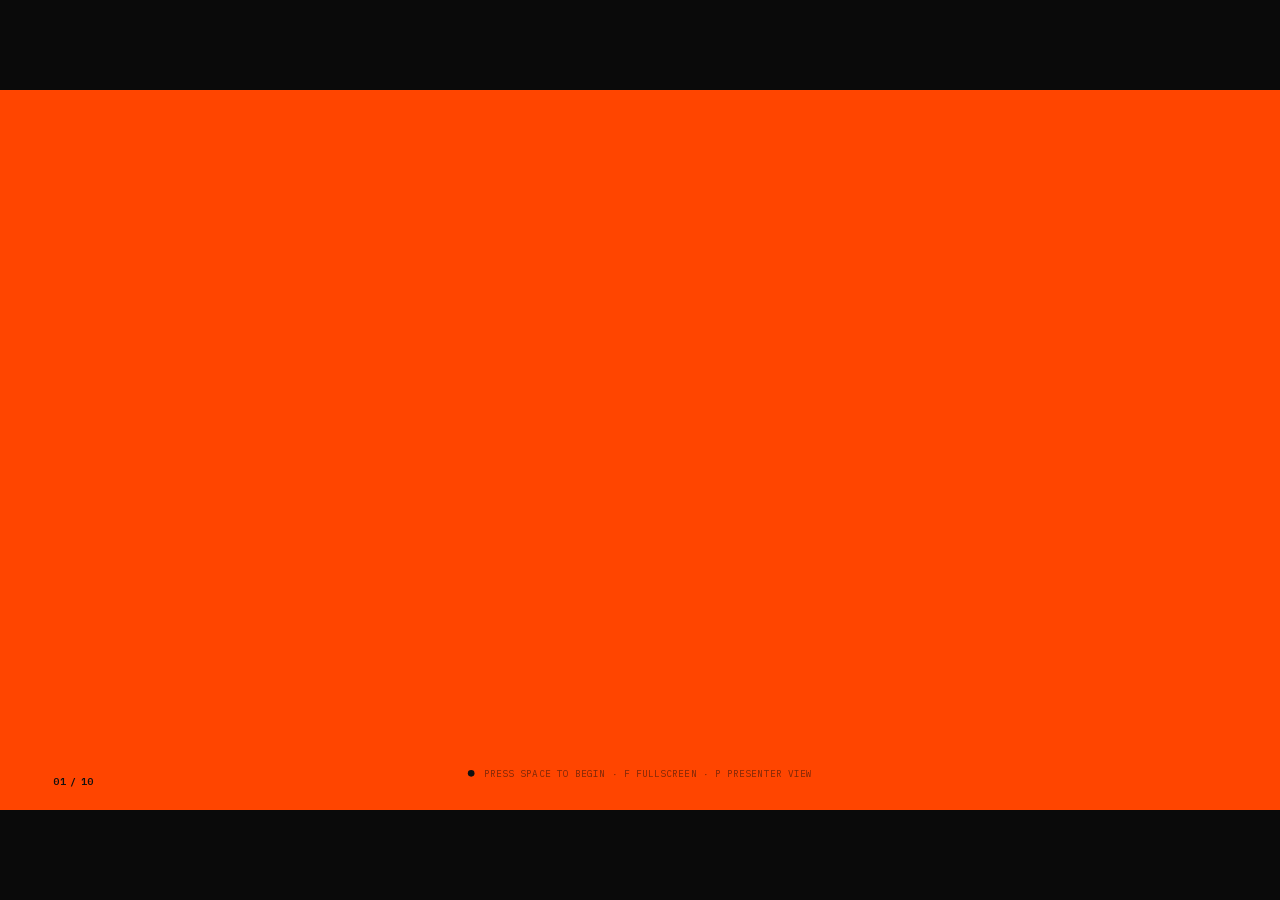
<file: paradox-of-choice/index.html>
<!doctype html>
<html lang="he" dir="rtl">
<head>
  <meta charset="utf-8" />
  <meta name="viewport" content="width=device-width, initial-scale=1" />
  <title>פרדוקס הבחירה - The Paradox of Choice</title>
  <link rel="stylesheet" href="fonts/fonts.css" />
  <link rel="stylesheet" href="src/styles.css" />
</head>
<body>
  <div id="root"></div>

  <!-- libraries (vendored locally - no internet needed) -->
  <script src="vendor/react.production.min.js"></script>
  <script src="vendor/react-dom.production.min.js"></script>
  <script src="vendor/htm.umd.js"></script>
  <script src="vendor/gsap.min.js"></script>
  <script src="vendor/CustomEase.min.js"></script>

  <!-- design system + engine -->
  <script src="src/lib.js"></script>
  <script src="src/transitions.js"></script>

  <!-- slides (order = presentation order) -->
  <script src="src/slides/s01.js"></script>
  <script src="src/slides/s02.js"></script>
  <script src="src/slides/s03.js"></script>
  <script src="src/slides/s04.js"></script>
  <script src="src/slides/s05.js"></script>
  <script src="src/slides/s06.js"></script>
  <script src="src/slides/s07.js"></script>
  <script src="src/slides/s08.js"></script>
  <script src="src/slides/s09.js"></script>
  <script src="src/slides/s10.js"></script>

  <script src="src/notes.js"></script>
  <script src="src/app.js"></script>
</body>
</html>
</file>
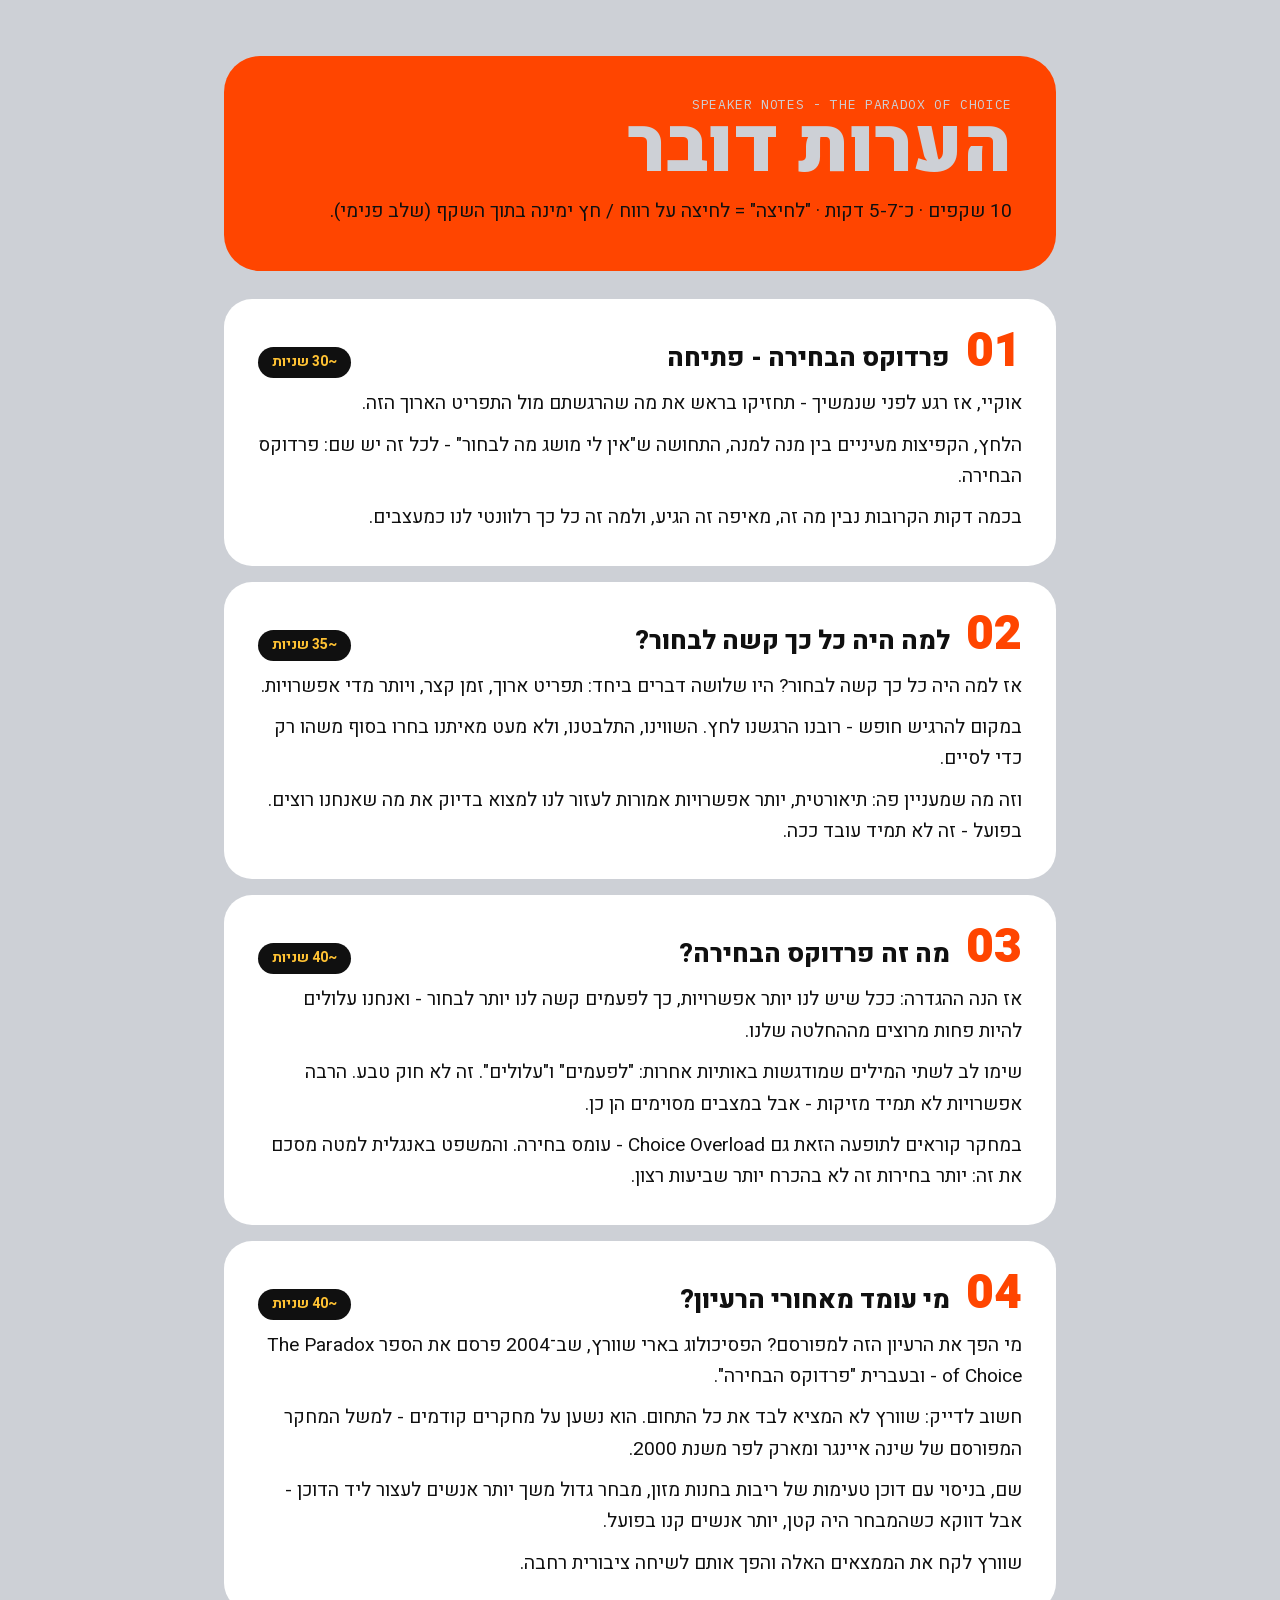
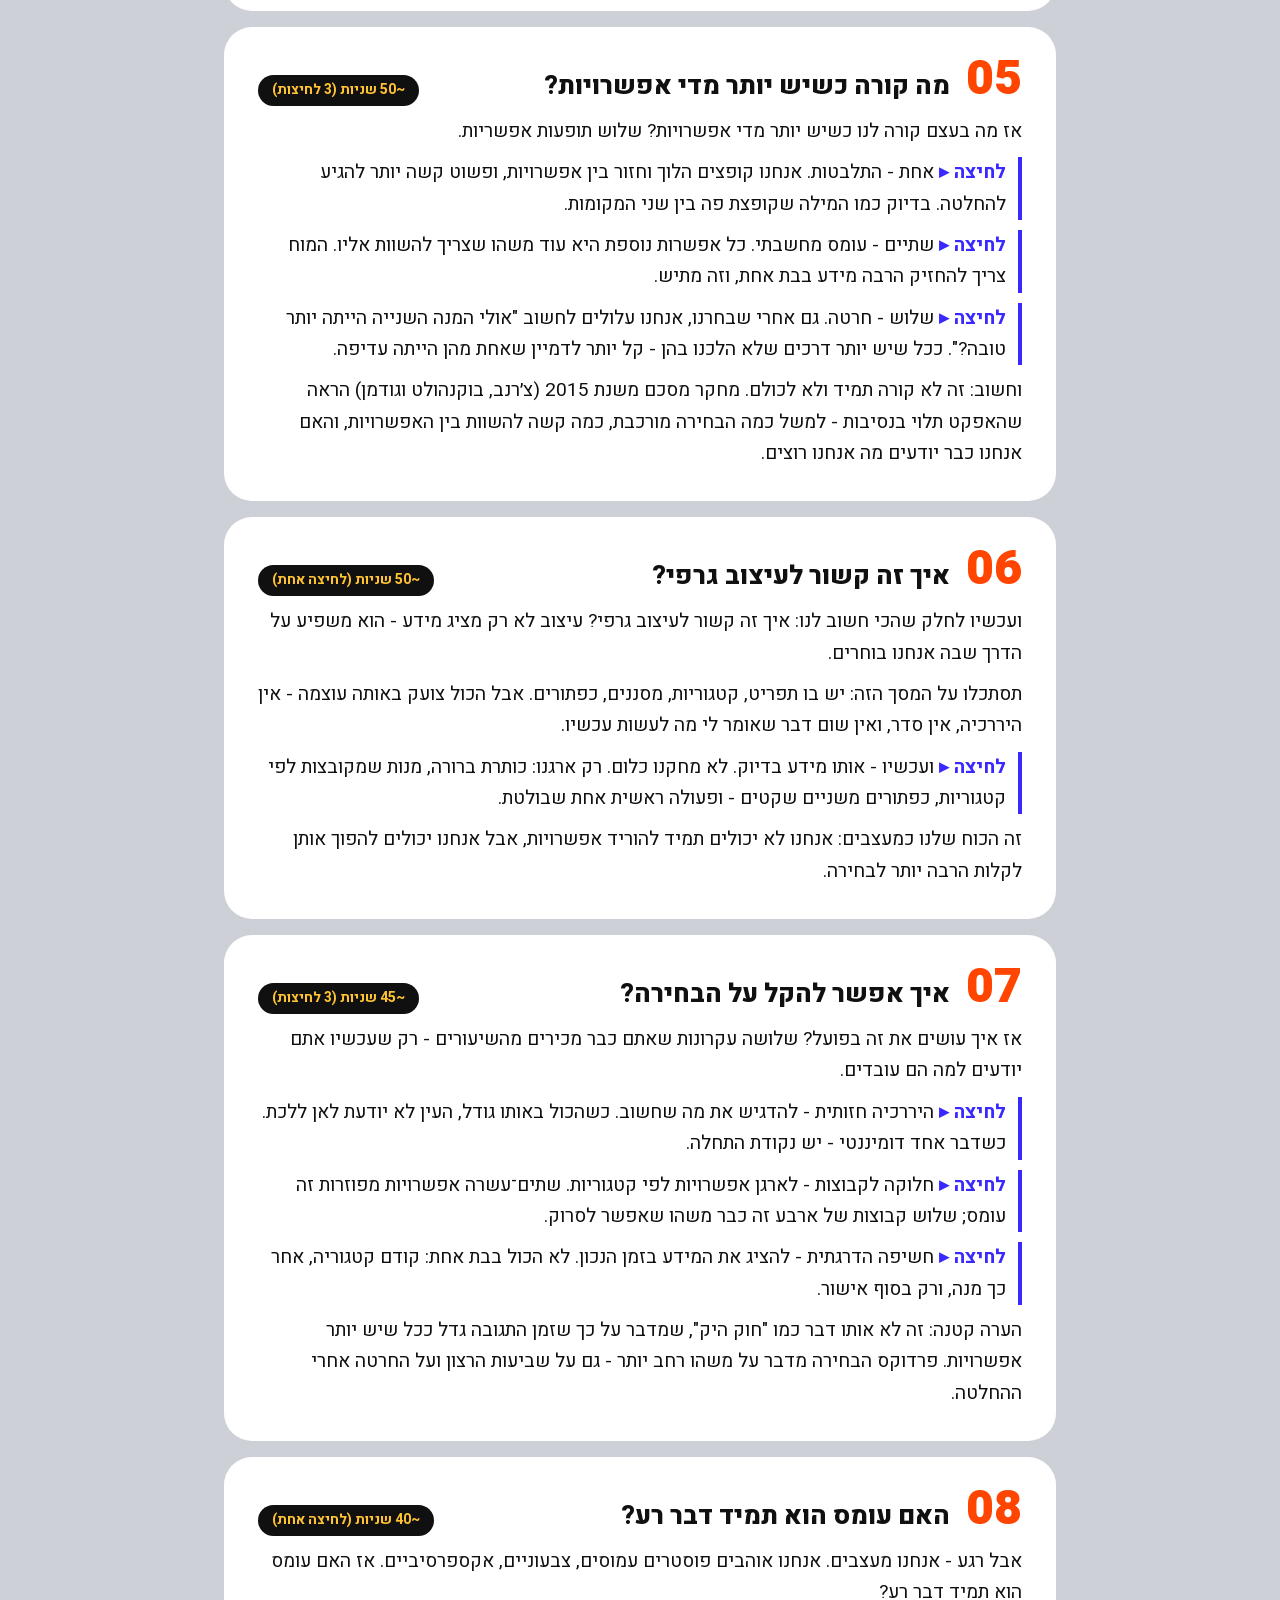
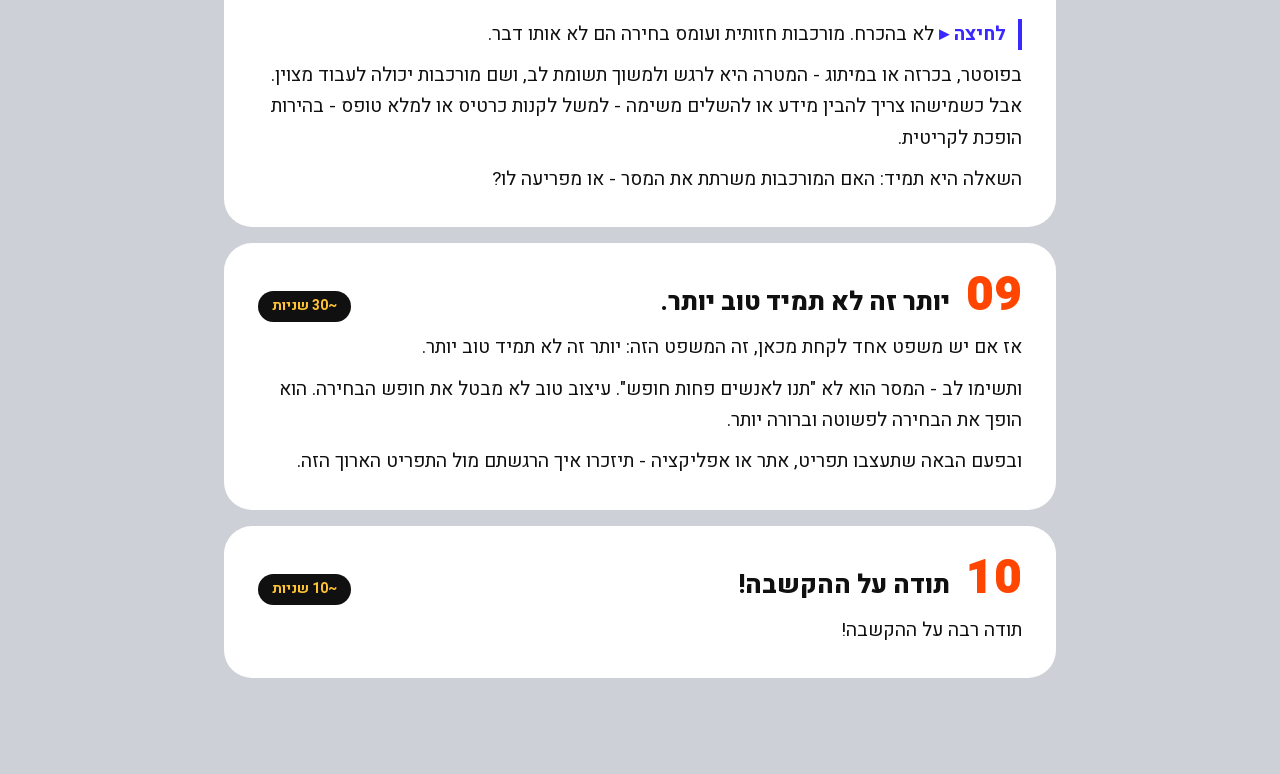
<file: paradox-of-choice/notes.html>
<!doctype html>
<html lang="he" dir="rtl">
<head>
  <meta charset="utf-8" />
  <meta name="viewport" content="width=device-width, initial-scale=1" />
  <title>הערות דובר - פרדוקס הבחירה</title>
  <link rel="stylesheet" href="fonts/fonts.css" />
  <style>
    :root { --orange:#FF4500; --yellow:#FFC233; --pink:#EF3054; --blue:#3928FF; --grey:#CDD0D6; --black:#101010; }
    * { box-sizing: border-box; }
    body { margin: 0; background: var(--grey); color: var(--black); font-family: 'Heebo', sans-serif; -webkit-font-smoothing: antialiased; }
    .wrap { max-width: 880px; margin: 0 auto; padding: 56px 24px 80px; }
    header { background: var(--orange); color: var(--grey); border-radius: 36px; padding: 40px 44px 46px; margin-bottom: 28px; }
    header h1 { margin: 0; font-weight: 900; font-size: 76px; line-height: .9; }
    header p { margin: 16px 0 0; font-size: 19px; color: var(--black); }
    .mono { font-family: 'IBM Plex Mono', monospace; font-size: 13px; letter-spacing: .05em; }
    section { background: #fff; border-radius: 28px; padding: 28px 34px 22px; margin-bottom: 16px; break-inside: avoid; }
    .top { display: flex; align-items: baseline; gap: 16px; margin-bottom: 10px; }
    .num { font-weight: 900; font-size: 48px; line-height: 1; color: var(--orange); direction: ltr; }
    h2 { margin: 0; font-size: 26px; font-weight: 800; flex: 1; }
    .time { background: var(--black); color: var(--yellow); border-radius: 999px; padding: 4px 14px 6px; font-size: 14px; font-weight: 700; white-space: nowrap; }
    p.n { font-size: 19px; line-height: 1.65; margin: 0 0 10px; }
    p.cue { border-right: 4px solid var(--blue); padding-right: 12px; }
    p.cue b { color: var(--blue); }
    @media print { body { background: #fff; } section { border: 1px solid #ccc; } header { -webkit-print-color-adjust: exact; print-color-adjust: exact; } }
  </style>
</head>
<body>
  <div class="wrap">
    <header>
      <div class="mono">SPEAKER NOTES - THE PARADOX OF CHOICE</div>
      <h1>הערות דובר</h1>
      <p>10 שקפים · כ־5-7 דקות · "לחיצה" = לחיצה על רווח / חץ ימינה בתוך השקף (שלב פנימי).</p>
    </header>
    <div id="list"></div>
  </div>

  <script src="vendor/react.production.min.js"></script>
  <script src="vendor/react-dom.production.min.js"></script>
  <script src="vendor/htm.umd.js"></script>
  <script src="vendor/gsap.min.js"></script>
  <script src="vendor/CustomEase.min.js"></script>
  <script src="src/lib.js"></script>
  <script src="src/transitions.js"></script>
  <script src="src/slides/s01.js"></script>
  <script src="src/slides/s02.js"></script>
  <script src="src/slides/s03.js"></script>
  <script src="src/slides/s04.js"></script>
  <script src="src/slides/s05.js"></script>
  <script src="src/slides/s06.js"></script>
  <script src="src/slides/s07.js"></script>
  <script src="src/slides/s08.js"></script>
  <script src="src/slides/s09.js"></script>
  <script src="src/slides/s10.js"></script>
  <script src="src/notes.js"></script>
  <script>
    const esc = (t) => t.replace(/[&<>]/g, (c) => ({ '&': '&amp;', '<': '&lt;', '>': '&gt;' }[c]));
    document.getElementById('list').innerHTML = P.notes.map((n, i) => `
      <section>
        <div class="top"><div class="num">${String(i + 1).padStart(2, '0')}</div><h2>${esc(P.slides[i].title)}</h2><span class="time">${esc(n.time)}</span></div>
        ${n.text.map((p) => p.startsWith('[לחיצה]')
          ? `<p class="n cue"><b>לחיצה ▸</b>${esc(p.replace('[לחיצה]', ''))}</p>`
          : `<p class="n">${esc(p)}</p>`).join('')}
      </section>`).join('');
  </script>
</body>
</html>
</file>
<file: paradox-of-choice/fonts/fonts.css>
/* hebrew */
@font-face {
  font-family: 'Frank Ruhl Libre';
  font-style: normal;
  font-weight: 300 900;
  font-display: block;
  src: url(FrankRuhlLibre-300_900-hebrew.woff2) format('woff2');
  unicode-range: U+0307-0308, U+0590-05FF, U+200C-2010, U+20AA, U+25CC, U+FB1D-FB4F;
}
/* latin-ext */
@font-face {
  font-family: 'Frank Ruhl Libre';
  font-style: normal;
  font-weight: 300 900;
  font-display: block;
  src: url(FrankRuhlLibre-300_900-latin-ext.woff2) format('woff2');
  unicode-range: U+0100-02BA, U+02BD-02C5, U+02C7-02CC, U+02CE-02D7, U+02DD-02FF, U+0304, U+0308, U+0329, U+1D00-1DBF, U+1E00-1E9F, U+1EF2-1EFF, U+2020, U+20A0-20AB, U+20AD-20C4, U+2113, U+2C60-2C7F, U+A720-A7FF;
}
/* latin */
@font-face {
  font-family: 'Frank Ruhl Libre';
  font-style: normal;
  font-weight: 300 900;
  font-display: block;
  src: url(FrankRuhlLibre-300_900-latin.woff2) format('woff2');
  unicode-range: U+0000-00FF, U+0131, U+0152-0153, U+02BB-02BC, U+02C6, U+02DA, U+02DC, U+0304, U+0308, U+0329, U+2000-206F, U+20AC, U+2122, U+2191, U+2193, U+2212, U+2215, U+FEFF, U+FFFD;
}
/* hebrew */
@font-face {
  font-family: 'Heebo';
  font-style: normal;
  font-weight: 100 900;
  font-display: block;
  src: url(Heebo-100_900-hebrew.woff2) format('woff2');
  unicode-range: U+0307-0308, U+0590-05FF, U+200C-2010, U+20AA, U+25CC, U+FB1D-FB4F;
}
/* math */
@font-face {
  font-family: 'Heebo';
  font-style: normal;
  font-weight: 100 900;
  font-display: block;
  src: url(Heebo-100_900-math.woff2) format('woff2');
  unicode-range: U+0302-0303, U+0305, U+0307-0308, U+0310, U+0312, U+0315, U+031A, U+0326-0327, U+032C, U+032F-0330, U+0332-0333, U+0338, U+033A, U+0346, U+034D, U+0391-03A1, U+03A3-03A9, U+03B1-03C9, U+03D1, U+03D5-03D6, U+03F0-03F1, U+03F4-03F5, U+2016-2017, U+2034-2038, U+203C, U+2040, U+2043, U+2047, U+2050, U+2057, U+205F, U+2070-2071, U+2074-209F, U+20D0-20DC, U+20E1, U+20E5-20EF, U+2100-2112, U+2114-2115, U+2117-2121, U+2123-214F, U+2190, U+2192, U+2194-21AE, U+21B0-21E5, U+21F1-21F2, U+21F4-2211, U+2213-2214, U+2216-22FF, U+2308-230B, U+2310, U+2319, U+231C-2321, U+2336-237A, U+237C, U+2395, U+239B-23B7, U+23D0, U+23DC-23E1, U+2474-2475, U+25AF, U+25B3, U+25B7, U+25BD, U+25C1, U+25CA, U+25CC, U+25FB, U+266D-266F, U+27C0-27FF, U+2900-2AFF, U+2B0E-2B11, U+2B30-2B4C, U+2BFE, U+3030, U+FF5B, U+FF5D, U+1D400-1D7FF, U+1EE00-1EEFF;
}
/* symbols */
@font-face {
  font-family: 'Heebo';
  font-style: normal;
  font-weight: 100 900;
  font-display: block;
  src: url(Heebo-100_900-symbols.woff2) format('woff2');
  unicode-range: U+0001-000C, U+000E-001F, U+007F-009F, U+20DD-20E0, U+20E2-20E4, U+2150-218F, U+2190, U+2192, U+2194-2199, U+21AF, U+21E6-21F0, U+21F3, U+2218-2219, U+2299, U+22C4-22C6, U+2300-243F, U+2440-244A, U+2460-24FF, U+25A0-27BF, U+2800-28FF, U+2921-2922, U+2981, U+29BF, U+29EB, U+2B00-2BFF, U+4DC0-4DFF, U+FFF9-FFFB, U+10140-1018E, U+10190-1019C, U+101A0, U+101D0-101FD, U+102E0-102FB, U+10E60-10E7E, U+1D2C0-1D2D3, U+1D2E0-1D37F, U+1F000-1F0FF, U+1F100-1F1AE, U+1F1E6-1F1FF, U+1F30D-1F30F, U+1F315, U+1F31C, U+1F31E, U+1F320-1F32C, U+1F336, U+1F378, U+1F37D, U+1F382, U+1F393-1F39F, U+1F3A7-1F3A8, U+1F3AC-1F3AF, U+1F3C2, U+1F3C4-1F3C6, U+1F3CA-1F3CE, U+1F3D4-1F3E0, U+1F3ED, U+1F3F1-1F3F3, U+1F3F5-1F3F7, U+1F408, U+1F415, U+1F41F, U+1F426, U+1F43F, U+1F441-1F442, U+1F444, U+1F446-1F449, U+1F44C-1F44E, U+1F453, U+1F46A, U+1F47D, U+1F4A3, U+1F4B0, U+1F4B3, U+1F4B9, U+1F4BB, U+1F4BF, U+1F4C8-1F4CB, U+1F4D6, U+1F4DA, U+1F4DF, U+1F4E3-1F4E6, U+1F4EA-1F4ED, U+1F4F7, U+1F4F9-1F4FB, U+1F4FD-1F4FE, U+1F503, U+1F507-1F50B, U+1F50D, U+1F512-1F513, U+1F53E-1F54A, U+1F54F-1F5FA, U+1F610, U+1F650-1F67F, U+1F687, U+1F68D, U+1F691, U+1F694, U+1F698, U+1F6AD, U+1F6B2, U+1F6B9-1F6BA, U+1F6BC, U+1F6C6-1F6CF, U+1F6D3-1F6D7, U+1F6E0-1F6EA, U+1F6F0-1F6F3, U+1F6F7-1F6FC, U+1F700-1F80B, U+1F810-1F847, U+1F850-1F859, U+1F860-1F887, U+1F890-1F8AD, U+1F8B0-1F8BB, U+1F8C0-1F8C1, U+1F8D0-1F8D8, U+1F900-1F90B, U+1F93B, U+1F946, U+1F984, U+1F996, U+1F9E9, U+1FA00-1FA6F, U+1FA70-1FA7C, U+1FA80-1FAC6, U+1FAC8, U+1FACC-1FADD, U+1FADF-1FAEB, U+1FAEF-1FAFA, U+1FB00-1FBFF;
}
/* latin-ext */
@font-face {
  font-family: 'Heebo';
  font-style: normal;
  font-weight: 100 900;
  font-display: block;
  src: url(Heebo-100_900-latin-ext.woff2) format('woff2');
  unicode-range: U+0100-02BA, U+02BD-02C5, U+02C7-02CC, U+02CE-02D7, U+02DD-02FF, U+0304, U+0308, U+0329, U+1D00-1DBF, U+1E00-1E9F, U+1EF2-1EFF, U+2020, U+20A0-20AB, U+20AD-20C4, U+2113, U+2C60-2C7F, U+A720-A7FF;
}
/* latin */
@font-face {
  font-family: 'Heebo';
  font-style: normal;
  font-weight: 100 900;
  font-display: block;
  src: url(Heebo-100_900-latin.woff2) format('woff2');
  unicode-range: U+0000-00FF, U+0131, U+0152-0153, U+02BB-02BC, U+02C6, U+02DA, U+02DC, U+0304, U+0308, U+0329, U+2000-206F, U+20AC, U+2122, U+2191, U+2193, U+2212, U+2215, U+FEFF, U+FFFD;
}
/* latin-ext */
@font-face {
  font-family: 'IBM Plex Mono';
  font-style: normal;
  font-weight: 400;
  font-display: block;
  src: url(IBMPlexMono-400-latin-ext.woff2) format('woff2');
  unicode-range: U+0100-02BA, U+02BD-02C5, U+02C7-02CC, U+02CE-02D7, U+02DD-02FF, U+0304, U+0308, U+0329, U+1D00-1DBF, U+1E00-1E9F, U+1EF2-1EFF, U+2020, U+20A0-20AB, U+20AD-20C4, U+2113, U+2C60-2C7F, U+A720-A7FF;
}
/* latin */
@font-face {
  font-family: 'IBM Plex Mono';
  font-style: normal;
  font-weight: 400;
  font-display: block;
  src: url(IBMPlexMono-400-latin.woff2) format('woff2');
  unicode-range: U+0000-00FF, U+0131, U+0152-0153, U+02BB-02BC, U+02C6, U+02DA, U+02DC, U+0304, U+0308, U+0329, U+2000-206F, U+20AC, U+2122, U+2191, U+2193, U+2212, U+2215, U+FEFF, U+FFFD;
}
/* latin-ext */
@font-face {
  font-family: 'IBM Plex Mono';
  font-style: normal;
  font-weight: 500;
  font-display: block;
  src: url(IBMPlexMono-500-latin-ext.woff2) format('woff2');
  unicode-range: U+0100-02BA, U+02BD-02C5, U+02C7-02CC, U+02CE-02D7, U+02DD-02FF, U+0304, U+0308, U+0329, U+1D00-1DBF, U+1E00-1E9F, U+1EF2-1EFF, U+2020, U+20A0-20AB, U+20AD-20C4, U+2113, U+2C60-2C7F, U+A720-A7FF;
}
/* latin */
@font-face {
  font-family: 'IBM Plex Mono';
  font-style: normal;
  font-weight: 500;
  font-display: block;
  src: url(IBMPlexMono-500-latin.woff2) format('woff2');
  unicode-range: U+0000-00FF, U+0131, U+0152-0153, U+02BB-02BC, U+02C6, U+02DA, U+02DC, U+0304, U+0308, U+0329, U+2000-206F, U+20AC, U+2122, U+2191, U+2193, U+2212, U+2215, U+FEFF, U+FFFD;
}
/* latin-ext */
@font-face {
  font-family: 'IBM Plex Mono';
  font-style: normal;
  font-weight: 600;
  font-display: block;
  src: url(IBMPlexMono-600-latin-ext.woff2) format('woff2');
  unicode-range: U+0100-02BA, U+02BD-02C5, U+02C7-02CC, U+02CE-02D7, U+02DD-02FF, U+0304, U+0308, U+0329, U+1D00-1DBF, U+1E00-1E9F, U+1EF2-1EFF, U+2020, U+20A0-20AB, U+20AD-20C4, U+2113, U+2C60-2C7F, U+A720-A7FF;
}
/* latin */
@font-face {
  font-family: 'IBM Plex Mono';
  font-style: normal;
  font-weight: 600;
  font-display: block;
  src: url(IBMPlexMono-600-latin.woff2) format('woff2');
  unicode-range: U+0000-00FF, U+0131, U+0152-0153, U+02BB-02BC, U+02C6, U+02DA, U+02DC, U+0304, U+0308, U+0329, U+2000-206F, U+20AC, U+2122, U+2191, U+2193, U+2212, U+2215, U+FEFF, U+FFFD;
}
</file>
<file: paradox-of-choice/src/styles.css>
/* ==========================================================================
   Paradox of Choice — design system
   1920×1080 fixed canvas, scaled to fit. All layout in canvas pixels.
   ========================================================================== */
:root {
  --orange: #FF4500;
  --yellow: #FFC233;
  --pink: #EF3054;
  --blue: #3928FF;
  --grey: #CDD0D6;
  --black: #101010;
  --white: #FFFFFF;
  --f-display: 'Heebo', 'Arial Hebrew', 'Rubik', system-ui, sans-serif;
  --f-serif: 'Frank Ruhl Libre', 'Times New Roman', serif;
  --f-mono: 'IBM Plex Mono', 'Heebo', ui-monospace, Menlo, monospace;
}

* { box-sizing: border-box; }
html, body, #root { margin: 0; width: 100%; height: 100%; background: #0a0a0a; overflow: hidden; }
body { -webkit-font-smoothing: antialiased; text-rendering: optimizeLegibility; }
body.hide-cursor, body.hide-cursor * { cursor: none !important; }

.viewport { position: fixed; inset: 0; background: #0a0a0a; overflow: hidden; }
.stage {
  position: absolute; left: 50%; top: 50%;
  width: 1920px; height: 1080px;
  transform-origin: 50% 50%;
  overflow: hidden;
  font-family: var(--f-display);
  direction: rtl;
  color: var(--black);
  background: var(--orange);
}

.slide { position: absolute; inset: 0; overflow: hidden; }
.abs { position: absolute; }
.ltr { direction: ltr; unicode-bidi: isolate; }
.rtl { direction: rtl; }

/* ---------- typography primitives ---------- */
.word { display: inline-block; white-space: nowrap; }
.ch { display: inline-block; will-change: transform; }
.mask { display: block; overflow: hidden; padding: 0.12em 0 0.16em; margin: -0.12em 0 -0.16em; }
.mask.inline { display: inline-block; vertical-align: top; }
.mask > .mi { display: block; will-change: transform; }
.mask.inline > .mi { display: inline-block; }

.pill {
  display: inline-flex; align-items: center; justify-content: center;
  border-radius: 999px; white-space: nowrap; line-height: 1;
}
.pill-serif {
  font-family: var(--f-serif); font-weight: 500; font-size: 44px;
  padding: 14px 34px 20px; background: var(--yellow); color: var(--orange);
}
.micro {
  font-family: var(--f-mono); font-size: 15px; font-weight: 500;
  letter-spacing: 0.04em; text-transform: uppercase; line-height: 1.35;
}
.micro[dir="rtl"], .micro.he { letter-spacing: 0; font-family: var(--f-display); font-weight: 600; font-size: 17px; }

.shape { position: absolute; display: block; overflow: visible; }
.outline-text { color: transparent; -webkit-text-stroke: 3px var(--black); }

/* ---------- chrome: footer + counter ---------- */
.chrome {
  position: absolute; left: 80px; right: 80px; bottom: 30px; height: 24px;
  display: flex; align-items: center; justify-content: space-between;
  pointer-events: none; z-index: 40;
}
.chrome .c-title { font-weight: 700; font-size: 17px; }
.chrome .c-mid { font-family: var(--f-mono); font-size: 13px; letter-spacing: 0.06em; }
.chrome .c-count { font-family: var(--f-mono); font-size: 15px; font-weight: 600; letter-spacing: 0.04em; direction: ltr; display: inline-flex; gap: 6px; }
.chrome .c-num { display: inline-block; overflow: hidden; height: 20px; }
.chrome .c-num > span { display: block; animation: roll .6s cubic-bezier(.72,0,.16,1) .15s both; }
@keyframes roll { from { transform: translateY(100%); } to { transform: none; } }

.overlay { position: absolute; inset: 0; z-index: 60; pointer-events: none; }
.overlay > div { position: absolute; will-change: transform; }

.standby {
  position: absolute; z-index: 70; left: 50%; bottom: 46px; transform: translateX(-50%);
  font-family: var(--f-mono); font-size: 14px; letter-spacing: 0.08em; color: rgba(16,16,16,.55);
  display: flex; gap: 14px; align-items: center; direction: ltr;
}
.standby .dot { width: 10px; height: 10px; border-radius: 50%; background: var(--black); animation: blink 1.4s infinite; }
@keyframes blink { 50% { opacity: .15; } }

.help {
  position: absolute; z-index: 80; top: 60px; left: 60px; width: 560px;
  background: var(--black); color: var(--grey); border-radius: 28px; padding: 36px 40px;
  font-size: 22px; line-height: 1.7; direction: rtl;
}
.help h3 { margin: 0 0 10px; font-size: 30px; color: var(--yellow); font-weight: 900; }
.help kbd { font-family: var(--f-mono); font-size: 17px; background: #2a2a2a; color: #fff; padding: 2px 9px; border-radius: 8px; margin-left: 6px; direction: ltr; display: inline-block; }

/* ==========================================================================
   SLIDE 01 — opening
   ========================================================================== */
.s01 { background: var(--orange); }
.s01 .row { position: absolute; left: 70px; right: 70px; display: flex; align-items: center; gap: 30px; }
.s01 .big, .s10 .big {
  font-weight: 900; font-size: 392px; line-height: 0.8; color: var(--grey);
  white-space: nowrap; letter-spacing: -0.012em; flex: none; position: relative;
}
.fillpill { flex: 1 1 auto; height: 262px; border-radius: 999px; display: flex; align-items: center; justify-content: center; overflow: hidden; min-width: 120px; }
.s01 .ghost, .s10 .ghost {
  position: absolute; left: 0; white-space: nowrap; font-weight: 900; font-size: 330px; line-height: 1;
  color: transparent; -webkit-text-stroke: 3px var(--black); direction: rtl;
}
.s01 .xp { font-family: var(--f-display); font-weight: 700; font-size: 30px; padding: 12px 26px 15px; }

/* ==========================================================================
   SLIDE 02 — the menu, exploded
   ========================================================================== */
.s02 { background: var(--yellow); }
.s02 .field { position: absolute; inset: 0; }
.s02 .mrow { position: absolute; left: -700px; display: flex; align-items: center; gap: 26px; white-space: nowrap; height: 120px; }
.s02 .it { display: inline-flex; align-items: center; flex: none; }
.s02 .it.w { font-weight: 800; color: var(--black); line-height: 1; }
.s02 .it.p { border-radius: 999px; padding: 10px 24px 13px; font-weight: 700; line-height: 1; }
.s02 .it.n { font-family: var(--f-mono); font-weight: 600; color: var(--black); direction: ltr; }
.s02 .it.o { font-weight: 900; color: transparent; -webkit-text-stroke: 2px var(--black); line-height: 1; }
.s02 .mcol { position: absolute; top: -600px; width: 150px; display: flex; flex-direction: column; align-items: center; gap: 18px; }
.s02 .band { position: absolute; left: 0; right: 0; top: 300px; height: 480px; background: var(--black); }
.s02 .hl { position: absolute; right: 110px; top: 342px; color: var(--yellow); font-weight: 900; font-size: 172px; line-height: 0.9; }
.s02 .sp { font-weight: 700; font-size: 40px; padding: 14px 32px 18px; }

/* ==========================================================================
   SLIDE 03 — definition
   ========================================================================== */
.s03 { background: var(--white); }
.s03 .def { position: absolute; right: 110px; top: 290px; width: 1720px; font-weight: 800; font-size: 104px; line-height: 1.1; letter-spacing: -0.01em; }
.s03 .hlw { position: relative; display: inline-block; padding: 0 0.12em; margin: 0 -0.04em; }
.s03 .hlw > .bg { position: absolute; left: 0; right: 0; top: 0.12em; bottom: 0.02em; border-radius: 999px; z-index: 0; }
.s03 .hlw > .tx { position: relative; z-index: 1; }
.s03 .soft { font-family: var(--f-serif); font-weight: 500; color: var(--orange); }
.s03 .cl { position: absolute; font-weight: 800; white-space: nowrap; }

/* ==========================================================================
   SLIDE 04 — editorial spread
   ========================================================================== */
.s04 { background: var(--grey); }
.s04 .y2004 { position: absolute; left: 40px; top: 220px; font-weight: 900; font-size: 480px; line-height: 0.8; color: var(--orange); letter-spacing: -0.045em; white-space: nowrap; }
.s04 .dg { display: inline-block; }
.s04 .col { position: absolute; right: 90px; top: 96px; width: 660px; }
.s04 .name { font-weight: 900; font-size: 196px; line-height: 0.84; letter-spacing: -0.015em; }
.s04 .para { font-size: 29px; line-height: 1.45; font-weight: 400; }
.s04 .note { font-size: 21px; line-height: 1.45; border-top: 3px solid var(--black); padding-top: 14px; }
.s04 .book-wrap { position: absolute; left: 600px; top: 520px; perspective: 1400px; }
.s04 .book {
  width: 330px; height: 450px; background: var(--yellow); border-radius: 6px 14px 14px 6px; position: relative;
  box-shadow: 18px 18px 0 var(--black); transform-origin: 0% 50%; overflow: hidden;
}

/* ==========================================================================
   SLIDE 05 — three effects
   ========================================================================== */
.s05 { background: var(--white); color: var(--black); }
.s05 .hd { color: var(--orange); }
.s05 .colx { position: absolute; top: 262px; width: 568px; height: 728px; }
.s05 .frame { position: absolute; inset: 0; border: 2px solid var(--grey); border-radius: 34px; }
.s05 .ghostnum { position: absolute; right: 36px; top: 26px; font-weight: 900; font-size: 140px; line-height: 0.8; color: transparent; -webkit-text-stroke: 2px var(--grey); direction: ltr; }
.s05 .fill { position: absolute; inset: 0; border-radius: 34px; overflow: hidden; }
.s05 .num { position: absolute; right: 36px; top: 26px; font-weight: 900; font-size: 140px; line-height: 0.8; direction: ltr; }
.s05 .ttl { position: absolute; right: 36px; top: 170px; font-weight: 900; font-size: 84px; line-height: 0.95; }
.s05 .cap { position: absolute; right: 36px; left: 36px; top: 566px; font-size: 31px; line-height: 1.3; font-weight: 600; }
.s05 .en { position: absolute; left: 36px; bottom: 30px; }

/* ==========================================================================
   SLIDE 06 — before / after
   ========================================================================== */
.s06 { background: var(--blue); color: var(--white); }
.s06 .card { position: absolute; left: 80px; top: 130px; width: 1060px; height: 820px; background: var(--white); border-radius: 30px; overflow: hidden; color: var(--black); }
.s06 .ui { position: absolute; left: 0; top: 0; display: flex; align-items: center; justify-content: center; white-space: nowrap; border: 2px solid transparent; line-height: 1; padding: 0 18px; overflow: hidden; }
.s06 .ui.dish { justify-content: space-between; gap: 10px; }
.s06 .ui.dish .pr { font-family: var(--f-mono); font-size: 0.82em; direction: ltr; }
.s06 .ui.t-right { justify-content: flex-start; } /* RTL start = right */
.s06 .gridline { position: absolute; top: 0; bottom: 0; width: 0; border-left: 2px dashed var(--blue); opacity: 0; }
.s06 .tag { font-size: 26px; font-weight: 700; padding: 12px 24px 15px; }

/* ==========================================================================
   SLIDE 07 — principles
   ========================================================================== */
.s07 { background: var(--white); }
.s07 .panel { position: absolute; top: 300px; width: 560px; height: 690px; }
.s07 .rule { position: absolute; top: 300px; width: 3px; height: 690px; background: var(--black); transform-origin: 50% 0; }
.s07 .pnum { font-weight: 900; font-size: 120px; line-height: 0.8; direction: ltr; text-align: right; }
.s07 .pterm { font-weight: 900; font-size: 58px; line-height: 1; margin-top: 22px; }
.s07 .pdesc { font-weight: 500; font-size: 32px; line-height: 1.25; margin-top: 12px; }
.s07 .demo { position: absolute; left: 0; right: 0; top: 400px; height: 290px; }
.s07 .db { position: absolute; left: 0; top: 0; border-radius: 16px; display: flex; align-items: center; justify-content: center; font-weight: 800; font-size: 26px; color: var(--white); white-space: nowrap; overflow: hidden; }

/* ==========================================================================
   SLIDE 08 — expressive complexity
   ========================================================================== */
.s08 { background: var(--yellow); }
.s08 .poster { position: absolute; left: 0; top: 0; width: 1920px; height: 1080px; background: var(--pink); overflow: hidden; transform-origin: 0 0; }
.s08 .gw { position: absolute; font-weight: 900; line-height: 0.8; white-space: nowrap; }

/* ==========================================================================
   SLIDE 09 — the takeaway
   ========================================================================== */
.s09 { background: var(--white); color: var(--black); }
.s09 .hl { color: var(--blue); }
.s09 .mrow { position: absolute; left: -200px; display: flex; gap: 0.35em; white-space: nowrap; align-items: center; font-weight: 900; }
.s09 .m { display: inline-block; color: var(--blue); }
.s09 .m.o { color: var(--orange); }
.s09 .m.s { color: transparent; -webkit-text-stroke: 2px var(--pink); }

/* ==========================================================================
   SLIDE 10 — thank you
   ========================================================================== */
.s10 { background: var(--orange); }
.s10 .row { position: absolute; left: 70px; right: 70px; display: flex; align-items: center; gap: 30px; }
.s10 .echo { position: absolute; inset: 0; color: var(--pink); }
.s10 .echo .big { color: var(--pink); }

/* ==========================================================================
   PRESENTER VIEW
   ========================================================================== */
body:has(.presenter) { overflow: auto; }
.presenter { min-height: 100vh; background: #101010; color: #e9eaee; font-family: var(--f-display); display: flex; flex-direction: column; }
.presenter header { display: flex; align-items: center; gap: 28px; padding: 22px 32px; border-bottom: 1px solid #2a2a2a; }
.pv-num { font-weight: 900; font-size: 64px; color: var(--orange); line-height: 1; }
.pv-num small { font-size: 22px; color: #777; margin-left: 4px; }
.pv-title { flex: 1; }
.pv-k { font-family: var(--f-mono); font-size: 13px; color: #8a8a8a; }
.pv-t { font-weight: 800; font-size: 30px; margin-top: 4px; }
.pv-steps { display: flex; align-items: center; gap: 8px; margin-top: 10px; }
.pv-steps span { width: 34px; height: 12px; border-radius: 999px; border: 2px solid var(--yellow); }
.pv-steps span.on { background: var(--yellow); }
.pv-steps em { font-style: normal; font-size: 15px; color: var(--yellow); margin-right: 8px; }
.pv-timer { font-family: var(--f-mono); font-size: 48px; font-weight: 600; text-align: right; line-height: 1; }
.pv-timer small { display: block; font-size: 15px; color: #8a8a8a; margin-top: 6px; }
.presenter main { flex: 1; padding: 26px 40px; font-size: 29px; line-height: 1.6; max-width: 1100px; }
.presenter main p { margin: 0 0 18px; }
.presenter main p.cue { border-right: 5px solid var(--yellow); padding-right: 16px; }
.presenter main p.cue b { color: var(--yellow); margin-left: 8px; }
.pv-wait { color: var(--yellow); }
.presenter footer { display: flex; align-items: center; justify-content: space-between; padding: 18px 32px; border-top: 1px solid #2a2a2a; font-size: 20px; }
.pv-btns { display: flex; gap: 10px; }
.pv-btns button { font-family: var(--f-display); font-size: 18px; font-weight: 700; padding: 10px 20px; border-radius: 999px; border: 2px solid #555; background: transparent; color: #fff; cursor: pointer; }
.pv-btns button.pri { background: var(--orange); border-color: var(--orange); }

.s10 .big { font-size: 330px; }
</file>
